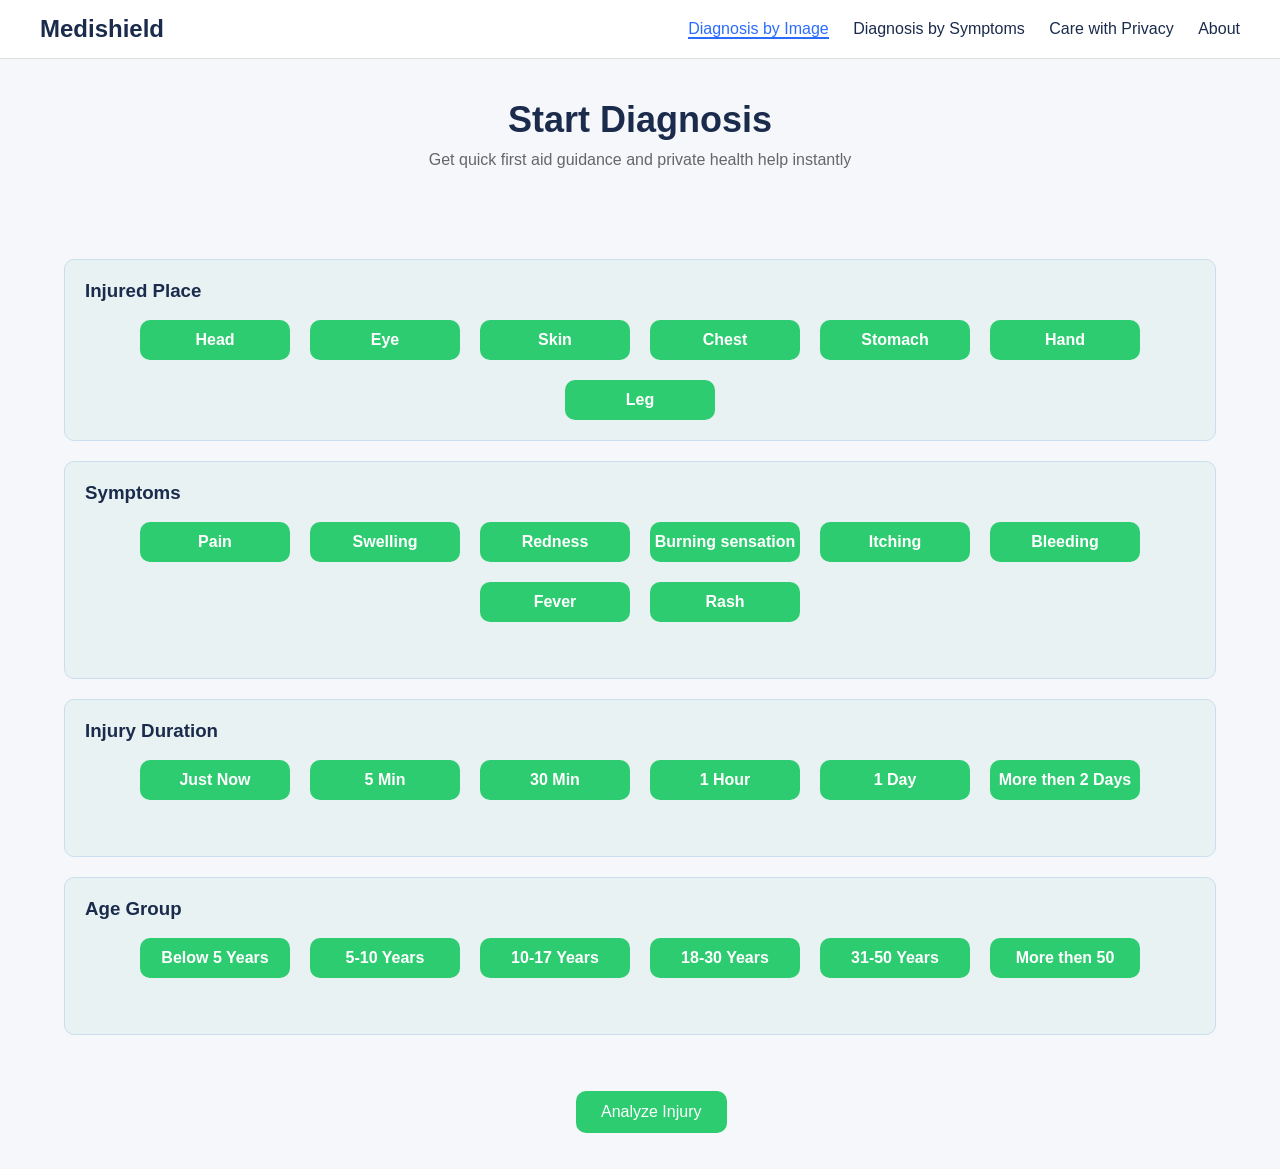
<file: templates/offline.html>
<!DOCTYPE html>
<html>

<head>
    <title>Offline mode</title>
    <style>
        * {
            margin: 0;
            padding: 0;
            box-sizing: border-box;
            font-family: Arial, sans-serif;
        }

        body {
            background: #f5f7fb;
            color: #1a2b4c;
        }

        /* Navbar */
        .navbar {
            display: flex;
            justify-content: space-between;
            align-items: center;
            padding: 15px 40px;
            background: white;
            border-bottom: 1px solid #ddd;
        }

        .logo {
            font-size: 24px;
            font-weight: bold;
        }

        .nav-links a {
            margin-left: 20px;
            text-decoration: none;
            color: #1a2b4c;
            font-weight: 500;
        }

        .nav-links a.active {
            color: #2b6cff;
            border-bottom: 2px solid #2b6cff;
        }

        /* Container */
        .container {
            text-align: center;
            padding: 40px 20px;
        }

        h1 {
            font-size: 36px;
            margin-bottom: 10px;
        }

        p {
            color: #666;
            margin-bottom: 30px;
        }

        /* Upload Box */
        .upload-box {
            border: 2px dashed #ccc;
            border-radius: 15px;
            height: 200px;
            display: flex;
            align-items: center;
            justify-content: center;
            margin: 20px auto;
            width: 60%;
            background: #fff;
            cursor: pointer;
        }

        /* Button */
        .btn1 {
            background: #2ecc71;
            border: none;
            padding: 12px 25px;
            color: white;
            border-radius: 10px;
            font-size: 16px;
            cursor: pointer;


        }

        /* Section Box */
        .box {
            background: #e9f2f3;
            padding: 20px;
            border-radius: 10px;
            margin: 20px auto;
            width: 90%;
            border: 1px solid #cde;
        }

        .box h2 {
            text-align: left;
            margin-bottom: 15px;
        }

        /* Buttons Grid */
        .grid {
            display: flex;
            flex-wrap: wrap;
            gap: 15px;
            justify-content: center;
        }

        .tag {
            padding: 10px 20px;
            border: 2px solid #2b6cff;
            border-radius: 8px;
            background: white;
            cursor: pointer;
            transition: 0.2s;
        }

        .btn-check {
            display: none;
        }

        .onebtn {
            height: 40px;
            width: 150px;
            background-color: #2ecc71;
            font-size: 16px;
            font-weight: 700;
            color: white;
            border-radius: 10px;
            display: flex;
            align-items: center;
            justify-content: center;

        }

        .onebtn:active {
            background-color: red;
        }

        .inputbox {
            align-items: center;
            justify-content: center;
            display: flex;
            gap: 20px;
            flex-wrap: wrap;
        }
    </style>
</head>

<body>
    <!-- Navbar -->
    <div class="navbar">
        <div class="logo">Medishield</div>
        <div class="nav-links">
            <a href="#" class="active">Diagnosis by Image</a>
            <a href="#">Diagnosis by Symptoms</a>
            <a href="#">Care with Privacy</a>
            <a href="#">About</a>
        </div>
    </div>



    <!-- Main Section -->
    <div class="container">
        <h1>Start Diagnosis</h1>
        <p>Get quick first aid guidance and private health help instantly</p>




    </div>

    <!-- Symptoms Section -->

    <div class="box">
        <h3 class="head1">Injured Place</h3>
        <br>

        <div class="inputbox d-flex flex-wrap">


            <input type="checkbox" class="btn-check" name="body_part" id="head" value="Head">
            <div class="onebtn"><label class="one btn btn-outline-primary" for="head">Head</label></div>

            <input type="checkbox" class="btn-check" name="body_part" id="eye" value="Eye">
            <div class="onebtn"> <label class="one btn btn-outline-primary" for="eye">Eye</label></div>

            <input type="checkbox" class="btn-check" name="body_part" id="skin" value="Skin">
            <div class="onebtn"> <label class="one btn btn-outline-primary" for="skin">Skin</label></div>

            <input type="checkbox" class="btn-check" name="body_part" id="chest" value="Chest">
            <div class="onebtn"> <label class="one btn btn-outline-primary" for="chest">Chest</label></div>

            <input type="checkbox" class="btn-check" name="body_part" id="stomach" value="Stomach">
            <div class="onebtn"> <label class="one btn btn-outline-primary" for="stomach">Stomach</label></div>

            <input type="checkbox" class="btn-check" name="body_part" id="hand" value="Hand">
            <div class="onebtn"> <label class="one btn btn-outline-primary" for="hand">Hand</label></div>

            <input type="checkbox" class="btn-check" name="body_part" id="leg" value="Leg">
            <div class="onebtn"> <label class="one btn btn-outline-primary" for="leg">Leg</label></div>

        </div>
    </div>
    <div class="box">
        <h3 class="head1">Symptoms</h3>
        <br>

        <div class="inputbox d-flex flex-wrap">

            <input type="checkbox" class="btn-check" name="symptom" id="pain" value="Pain">
            <div class="onebtn" id="changcolor"> <label class="one btn btn-outline-primary" for="pain">Pain</label>
            </div>

            <input type="checkbox" class="btn-check" name="symptom" id="swelling" value="Swelling">
            <div class="onebtn"> <label class="one btn btn-outline-primary" for="swelling">Swelling</label></div>

            <input type="checkbox" class="btn-check" name="symptom" id="redness" value="Redness">
            <div class="onebtn"> <label class="one btn btn-outline-primary" for="redness">Redness</label></div>

            <input type="checkbox" class="btn-check" name="symptom" id="burning" value="Burning sensation">
            <div class="onebtn"> <label class="one btn btn-outline-primary" for="burning">Burning sensation</label>
            </div>

            <input type="checkbox" class="btn-check" name="symptom" id="itching" value="Itching">
            <div class="onebtn"> <label class="one btn btn-outline-primary" for="itching">Itching</label></div>

            <input type="checkbox" class="btn-check" name="symptom" id="bleeding" value="Bleeding">
            <div class="onebtn"> <label class="one btn btn-outline-primary" for="bleeding">Bleeding</label></div>

            <input type="checkbox" class="btn-check" name="symptom" id="fever" value="Fever">
            <div class="onebtn"> <label class="one btn btn-outline-primary" for="fever">Fever</label></div>



            <input type="checkbox" class="btn-check" name="symptom" id="rash" value="Rash">
            <div class="onebtn"> <label class="one btn btn-outline-primary" for="rash">Rash</label></div>

        </div>

        <br><br>
    </div>

    <div class="box">
        <h3 class="head1">Injury Duration</h3>
        <br>

        <div class="inputbox d-flex flex-wrap">

            <input type="checkbox" class="btn-check" name="duration" id="Just Now" value="Just Now">
            <div class="onebtn"> <label class="one btn btn-outline-primary" for="Just Now">Just Now</label></div>

            <input type="checkbox" class="btn-check" name="duration" id="5 Min" value="5 Min">
            <div class="onebtn"> <label class="one btn btn-outline-primary" for="5 Min">5 Min</label></div>

            <input type="checkbox" class="btn-check" name="duration" id="30 Min" value="30 Min">
            <div class="onebtn"> <label class="one btn btn-outline-primary" for="30 Min">30 Min</label></div>

            <input type="checkbox" class="btn-check" name="duration" id="1 Hour" value="1 Hour">
            <div class="onebtn"> <label class="one btn btn-outline-primary" for="1 Hour">1 Hour</label></div>

            <input type="checkbox" class="btn-check" name="duration" id="1 Day" value="1 Day">
            <div class="onebtn"> <label class="one btn btn-outline-primary" for="1 Day">1 Day</label></div>

            <input type="checkbox" class="btn-check" name="duration" id="More then 2 Days" value="More then 2 Days">
            <div class="onebtn"> <label class="one btn btn-outline-primary" for="More then 2 Days">More then 2
                    Days</label></div>

        </div>

        <br><br>

    </div>
    <div class="box">
        <h3 class="head1">Age Group</h3>
        <br>

        <div class="inputbox d-flex flex-wrap">

            <input type="checkbox" class="btn-check" name="age" id="Below 5 Years" value="Below 5 Years">
            <div class="onebtn"> <label class="one btn btn-outline-primary" for="Below 5 Years">Below 5 Years</label>
            </div>

            <input type="checkbox" class="btn-check" name="age" id="5-10 Years" value="5-10 Years">
            <div class="onebtn"> <label class="one btn btn-outline-primary" for="5-10 Years">5-10 Years</label></div>

            <input type="checkbox" class="btn-check" name="age" id="10-17 Years" value="10-17 Years">
            <div class="onebtn"> <label class="one btn btn-outline-primary" for="10-17 Years">10-17 Years</label></div>

            <input type="checkbox" class="btn-check" name="age" id="18-30 Years" value="18-30 Years">
            <div class="onebtn"> <label class="one btn btn-outline-primary" for="18-30 Years">18-30 Years</label></div>

            <input type="checkbox" class="btn-check" name="age" id="31-50 Years" value="31-50 Years">
            <div class="onebtn"> <label class="one btn btn-outline-primary" for="31-50 Years">31-50 Years</label></div>

            <input type="checkbox" class="btn-check" name="age" id="More then 50" value="More then 50">
            <div class="onebtn"> <label class="one btn btn-outline-primary" for="More then 50">More then 50</label>
            </div>

        </div>

        <br><br>
    </div>


    <!-- <div class="box">
        <h2>Symptoms</h2>
        <div class="grid">
            <div class="tag">Pain</div>
            <div class="tag">Swelling</div>
            <div class="tag">Redness</div>
            <div class="tag">Burning</div>
            <div class="tag">Itching</div>
            <div class="tag">Bleeding</div>
            <div class="tag">Fever</div>
            <div class="tag">Nausea</div>
            <div class="tag">Dizziness</div>
            <div class="tag">Rash</div>
        </div>

    </div> -->
    <br><br>

    <button class="btn1" style="margin-left: 45%;" onclick="offlineAnalyze()">Analyze Injury</button><br><br>

    <!-- Floating Button -->



    <!-- <label><input type="checkbox" name="symptoms" value="itching"> Itching</label><br>
    <label><input type="checkbox" name="symptoms" value="redness"> Redness</label><br>
    <label><input type="checkbox" name="symptoms" value="burning"> Burning</label><br>
    <label><input type="checkbox" name="symptoms" value="pain"> Pain</label><br>
    <label><input type="checkbox" name="symptoms" value="swelling"> Swelling</label><br> -->

    <br>


    <div id="result"></div>

    <script>

        var changcolor = document.getElementById("changcolor");

        var isRed = false;

        changcolor.addEventListener("click", function () {
            if (isRed) {
                changcolor.style.backgroundColor = ""; // default color
                isRed = false;
            } else {
                changcolor.style.backgroundColor = "red";
                isRed = true;
            }
        });



        //     function offlineAnalyze() {

        //         let symptoms = []

        //         document.querySelectorAll('input[name="symptoms"]:checked')
        //             .forEach(el => symptoms.push(el.value))

        //         let result = {
        //             injury: "General irritation",
        //             risk: "LOW",
        //             steps: []
        //         }

        //         if (symptoms.includes("burning") && symptoms.includes("redness")) {
        //             result.injury = "Skin irritation"
        //             result.risk = "MODERATE"
        //             result.steps = [
        //                 "Wash with clean water",
        //                 "Avoid scratching",
        //                 "Keep area dry"
        //             ]
        //         }

        //         else if (symptoms.includes("pain") && symptoms.includes("swelling")) {
        //             result.injury = "Possible sprain"
        //             result.risk = "MODERATE"
        //             result.steps = [
        //                 "Take rest",
        //                 "Apply ice",
        //                 "Avoid movement"
        //             ]
        //         }

        //         else if (symptoms.includes("itching")) {
        //             result.injury = "Possible allergy"
        //             result.risk = "LOW"
        //             result.steps = [
        //                 "Keep clean",
        //                 "Avoid irritants",
        //                 "Use mild cream"
        //             ]
        //         }

        //         else {
        //             result.steps = [
        //                 "Keep clean",
        //                 "Monitor symptoms",
        //                 "Consult doctor if needed"
        //             ]
        //         }

        //         document.getElementById("result").innerHTML = `
        //     <h3>Possible Issue: ${result.injury}</h3>
        //     <p>Risk Level: ${result.risk}</p>
        //     <ul>
        //         ${result.steps.map(s => `<li>${s}</li>`).join("")}
        //     </ul>
        // `
        //     }
        // 


        function offlineAnalyze() {

            let bodyParts = []
            let symptoms = []
            let duration = []
            let age = []

            // Collect values
            document.querySelectorAll('input[name="body_part"]:checked')
                .forEach(el => bodyParts.push(el.value))

            document.querySelectorAll('input[name="symptom"]:checked')
                .forEach(el => symptoms.push(el.value))

            document.querySelectorAll('input[name="duration"]:checked')
                .forEach(el => duration.push(el.value))

            document.querySelectorAll('input[name="age"]:checked')
                .forEach(el => age.push(el.value))

            let result = {
                injury: "General condition",
                risk: "LOW",
                steps: [],
                doctor: []
            }

            // 🔥 LOGIC START

            // Bleeding case (HIGH PRIORITY)
            if (symptoms.includes("Bleeding")) {
                result.injury = "Open wound / cut"
                result.risk = "HIGH"
                result.steps = [
                    "Apply pressure to stop bleeding",
                    "Clean with water",
                    "Use clean bandage"
                ]
                result.doctor = ["If bleeding does not stop", "Deep cut"]
            }

            // Burn case
            else if (symptoms.includes("Burning sensation") || bodyParts.includes("Skin")) {
                result.injury = "Possible burn or skin irritation"
                result.risk = "MODERATE"
                result.steps = [
                    "Cool area with water for 10 minutes",
                    "Do not apply ice directly",
                    "Cover with clean cloth"
                ]
                result.doctor = ["If blisters form", "Severe pain"]
            }

            // Sprain / swelling
            else if (symptoms.includes("Pain") && symptoms.includes("Swelling")) {
                result.injury = "Possible sprain or injury"
                result.risk = "MODERATE"
                result.steps = [
                    "Take rest",
                    "Apply ice",
                    "Keep area elevated"
                ]
                result.doctor = ["If pain increases", "Unable to move"]
            }

            // Infection / irritation
            else if (symptoms.includes("Redness") && symptoms.includes("Itching")) {
                result.injury = "Skin infection or allergy"
                result.risk = "LOW"
                result.steps = [
                    "Keep area clean",
                    "Avoid scratching",
                    "Use mild cream"
                ]
                result.doctor = ["If it spreads", "No improvement in 2 days"]
            }

            // Fever case
            else if (symptoms.includes("Fever")) {
                result.injury = "Possible infection"
                result.risk = "MODERATE"
                result.steps = [
                    "Drink fluids",
                    "Take rest",
                    "Monitor temperature"
                ]
                result.doctor = ["High fever", "More than 2 days"]
            }

            // Default
            else {
                result.steps = [
                    "Keep area clean",
                    "Monitor symptoms",
                    "Avoid irritation"
                ]
                result.doctor = ["If symptoms increase"]
            }

            // ⏱ Duration impact
            if (duration.includes("More then 2 Days")) {
                result.risk = "HIGH"
                result.doctor.push("Problem lasting too long")
            }

            // 👶 Age safety
            if (age.includes("Below 5 Years")) {
                result.doctor.push("Extra care needed for children")
            }

            // 🎯 Risk emoji
            let riskSymbol = "🟢"
            if (result.risk === "MODERATE") riskSymbol = "🟡"
            if (result.risk === "HIGH") riskSymbol = "🔴"

            // 🧾 OUTPUT

            document.getElementById("result").innerHTML = `
        <div class="box">
            <h3> Possible Issue</h3>
            <br>
            <p>${result.injury}</p>
        </div>

        <div class="box">
            <h3> Risk Level</h3>
            <br>
            <p>${riskSymbol} ${result.risk}</p>
        </div>

        <div class="box">
            <h3> First Aid Steps</h3>
            <br>
            <ul>
                ${result.steps.map(s => `<li>${s}</li>`).join("")}
            </ul>
        </div>

        <div class="box">
            <h3> See Doctor When</h3>
            <br>
            <ul>
                ${result.doctor.map(s => `<li>${s}</li>`).join("")}
            </ul>
        </div>
    `
        }

    </script>

</body>

</html>
</file>
